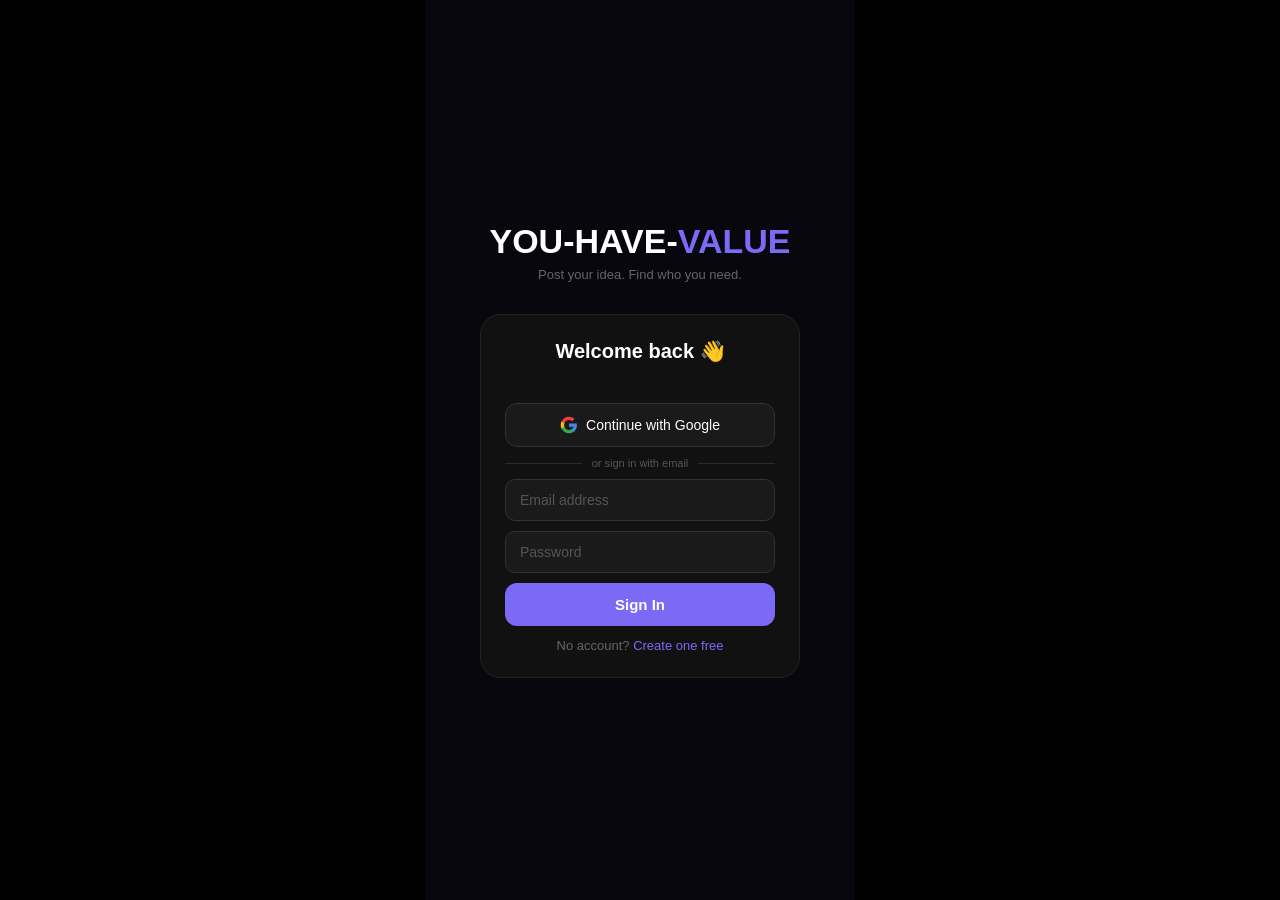
<file: index.html>
<!DOCTYPE html>
<html lang="en">
<head>
<meta charset="UTF-8"/>
<meta name="viewport" content="width=device-width,initial-scale=1.0,maximum-scale=1.0,user-scalable=no"/>
<title>YOU-HAVE-VALUE</title>

<!-- PWA tags on index so iOS sees them immediately -->
<meta name="apple-mobile-web-app-capable" content="yes"/>
<meta name="apple-mobile-web-app-status-bar-style" content="black-translucent"/>
<meta name="apple-mobile-web-app-title" content="WE-NEED-U"/>
<meta name="mobile-web-app-capable" content="yes"/>
<meta name="theme-color" content="#07070d"/>
<link rel="apple-touch-icon" sizes="180x180" href="./icon.png"/>
<link rel="manifest" href="./manifest.json"/>

<style>
*{margin:0;padding:0;}
body{background:#07070d;display:flex;align-items:center;justify-content:center;height:100vh;font-family:-apple-system,sans-serif;flex-direction:column;gap:12px;}
.logo{font-size:28px;font-weight:900;color:#fff;}
.logo b{color:#7c6af7;}
.sub{font-size:12px;color:#555;}
</style>
</head>
<body>
<div class="logo">WE-NEED-<b>U</b></div>
<div class="sub">Loading...</div>
<script>
// Register SW first, THEN redirect — gives iOS time to see the SW
function goToApp(){
  window.location.replace('./app.html');
}
if('serviceWorker' in navigator){
  navigator.serviceWorker.register('./sw.js',{scope:'./'})
    .then(function(reg){
      // Wait for SW to be active then redirect
      if(reg.active){
        goToApp();
      } else {
        var sw=reg.installing||reg.waiting;
        if(sw){
          sw.addEventListener('statechange',function(){
            if(sw.state==='activated')goToApp();
          });
          // Fallback — redirect after 2 seconds no matter what
          setTimeout(goToApp,2000);
        } else {
          goToApp();
        }
      }
    })
    .catch(function(){
      // SW failed — just redirect anyway
      goToApp();
    });
} else {
  goToApp();
}
</script>
</body>
</html>
</file>
<file: styles.css>
*{box-sizing:border-box;margin:0;padding:0;-webkit-tap-highlight-color:transparent;}
html,body{height:100%;background:#000;margin:0;padding:0;}
body{font-family:-apple-system,BlinkMacSystemFont,sans-serif;display:flex;justify-content:center;}
#app{width:100%;max-width:430px;height:100vh;height:100dvh;background:#07070d;display:flex;flex-direction:column;overflow:hidden;position:relative;-webkit-overflow-scrolling:touch;}
.pg{display:none;flex-direction:column;height:100%;}
.pg.on{display:flex;}

/* AUTH */
.auth-pg{background:#07070d;align-items:center;justify-content:center;padding:2rem;}
.logo{font-size:34px;font-weight:900;color:#fff;margin-bottom:6px;}
.logo b{color:#7c6af7;font-weight:900;}
.sub{font-size:13px;color:#666;margin-bottom:2rem;text-align:center;}
.card{background:#111;border:1px solid #222;border-radius:20px;padding:1.5rem;width:100%;max-width:320px;}
.ctitle{font-size:20px;font-weight:700;color:#fff;margin-bottom:14px;text-align:center;}
.errtxt{font-size:12px;color:#e24b4a;text-align:center;margin-bottom:8px;min-height:18px;}
.inp{width:100%;background:#1a1a1a;border:1px solid #333;border-radius:10px;padding:12px 14px;color:#fff;font-size:14px;outline:none;margin-bottom:10px;display:block;-webkit-appearance:none;}
.inp:focus{border-color:#7c6af7;}
.inp::placeholder{color:#555;}
.mbtn{width:100%;padding:13px;border-radius:12px;background:#7c6af7;border:none;color:#fff;font-size:15px;font-weight:600;cursor:pointer;margin-bottom:12px;display:block;-webkit-appearance:none;}
.sw{font-size:13px;color:#666;text-align:center;}
.sw span{color:#7c6af7;cursor:pointer;}
.gbtn{width:100%;padding:12px;border-radius:12px;background:#1a1a1a;border:1px solid #333;color:#fff;font-size:14px;font-weight:500;cursor:pointer;margin-bottom:10px;display:flex;align-items:center;justify-content:center;gap:8px;-webkit-appearance:none;}
.auth-divider{display:flex;align-items:center;gap:10px;margin:6px 0 10px;}
.auth-divider::before,.auth-divider::after{content:'';flex:1;border-top:1px solid #2a2a2a;}
.auth-divider span{font-size:11px;color:#555;}

/* FEED */
.feed-pg{background:#000;position:relative;}
.feed-body{flex:1;overflow-y:scroll;scroll-snap-type:y mandatory;-webkit-overflow-scrolling:touch;overscroll-behavior:contain;}
.feed-body::-webkit-scrollbar{display:none;}
.slide{height:calc(100vh - 70px);height:calc(100dvh - 70px);scroll-snap-align:start;position:relative;overflow:hidden;background:#000;flex-shrink:0;}
.s-grad{position:absolute;inset:0;background:linear-gradient(to top,rgba(0,0,0,0.93) 0%,transparent 50%,rgba(0,0,0,0.3) 100%);pointer-events:none;z-index:1;}
.s-right{position:absolute;right:12px;bottom:130px;display:flex;flex-direction:column;gap:16px;align-items:center;z-index:20;}
.s-rbtn{display:flex;flex-direction:column;align-items:center;gap:4px;border:none;background:none;cursor:pointer;}
.s-rico{width:46px;height:46px;border-radius:50%;background:rgba(255,255,255,0.15);display:flex;align-items:center;justify-content:center;font-size:22px;}
.s-rlbl{font-size:9px;color:rgba(255,255,255,0.8);font-weight:500;}
.s-acts{position:absolute;bottom:8px;left:0;right:0;display:flex;gap:8px;padding:8px 12px;z-index:30;}
.s-info{position:absolute;bottom:80px;left:14px;right:68px;z-index:20;}
.s-loc{font-size:11px;color:rgba(255,255,255,0.6);margin-bottom:5px;}
.s-mode{display:inline-block;background:rgba(0,0,0,0.5);border:1px solid rgba(255,255,255,0.2);color:#fff;font-size:10px;padding:3px 10px;border-radius:20px;margin-bottom:5px;}
.s-title{font-size:16px;font-weight:700;color:#fff;line-height:1.2;margin-bottom:4px;}
.s-desc{font-size:12px;color:rgba(255,255,255,0.8);line-height:1.4;}
.s-handle{font-size:14px;font-weight:700;color:#fff;margin-bottom:2px;}
.s-btn{flex:1;padding:12px 4px;border-radius:13px;border:none;font-size:13px;font-weight:700;cursor:pointer;display:flex;align-items:center;justify-content:center;gap:4px;-webkit-appearance:none;}
.s-btn:active{opacity:0.7;}
.btn-c{background:#7c6af7;color:#fff;flex:2;}
.btn-i{background:#e8a020;color:#fff;flex:2;}
.btn-p{background:rgba(255,255,255,0.12);color:#fff;border:1px solid rgba(255,255,255,0.2);flex:1;}
.btn-sent{opacity:0.5;}
.prog{position:absolute;top:0;left:0;right:0;height:2px;background:rgba(255,255,255,0.1);z-index:2;}
.prog-fill{height:100%;background:#7c6af7;width:0%;}
.toast{position:absolute;top:44%;left:50%;transform:translate(-50%,-50%);padding:9px 18px;border-radius:22px;font-size:13px;font-weight:700;color:#fff;pointer-events:none;opacity:0;z-index:10;white-space:nowrap;}
.swipe-invest{position:absolute;top:50%;left:20px;transform:translateY(-50%);background:rgba(232,160,32,0.9);color:#fff;font-size:22px;font-weight:800;padding:12px 20px;border-radius:16px;opacity:0;transition:opacity 0.1s;z-index:10;pointer-events:none;border:3px solid #f5c97a;}
.swipe-collab{position:absolute;top:50%;right:20px;transform:translateY(-50%);background:rgba(124,106,247,0.9);color:#fff;font-size:22px;font-weight:800;padding:12px 20px;border-radius:16px;opacity:0;transition:opacity 0.1s;z-index:10;pointer-events:none;border:3px solid #a99cf9;}

/* BOTTOM NAV */
.bnav{display:flex;justify-content:space-around;padding:10px 0 20px;background:rgba(0,0,0,0.97);border-top:0.5px solid rgba(255,255,255,0.08);flex-shrink:0;}
.nb{display:flex;flex-direction:column;align-items:center;gap:3px;border:none;background:none;cursor:pointer;padding:4px 14px;-webkit-appearance:none;}
.nb-ico{font-size:22px;}
.nb-lbl{font-size:9px;color:rgba(255,255,255,0.35);font-weight:500;}
.nb.on .nb-lbl{color:#7c6af7;}
.msg-badge{display:none;position:absolute;top:4px;right:6px;background:#e24b4a;color:#fff;border-radius:50%;width:16px;height:16px;font-size:9px;font-weight:700;align-items:center;justify-content:center;}

/* INNER PAGES */
.inner-pg{flex:1;display:flex;flex-direction:column;overflow:hidden;background:#07070d;min-height:0;}
.pg-top{padding:48px 14px 12px;border-bottom:0.5px solid #1e1e1e;flex-shrink:0;}
.pg-title{font-size:20px;font-weight:700;color:#fff;}
.pg-body{flex:1;overflow-y:scroll;padding:14px;-webkit-overflow-scrolling:touch;min-height:0;}
.pg-body::-webkit-scrollbar{display:none;}

/* POST */
.upload-box{border:2px dashed rgba(124,106,247,0.4);border-radius:14px;padding:20px;text-align:center;cursor:pointer;margin-bottom:14px;background:rgba(124,106,247,0.04);}
.upload-ico{font-size:28px;margin-bottom:6px;}
.upload-ttl{font-size:14px;font-weight:500;color:#fff;margin-bottom:2px;}
.upload-sub{font-size:11px;color:#666;}
.vidprev{width:100%;border-radius:12px;display:none;margin-bottom:14px;max-height:180px;object-fit:cover;}
.uploading{display:none;text-align:center;padding:8px;font-size:12px;color:#7c6af7;font-weight:500;}
.uploading.on{display:block;}
.fg{margin-bottom:13px;}
.fl{font-size:12px;color:#888;margin-bottom:5px;display:block;font-weight:500;}
.fi{width:100%;background:#111;border:1px solid #222;border-radius:10px;padding:11px 14px;color:#fff;font-size:13px;outline:none;-webkit-appearance:none;display:block;}
.fi:focus{border-color:#7c6af7;}
.fi::placeholder{color:#555;}
textarea.fi{min-height:75px;resize:vertical;}
.mrow{display:flex;gap:8px;}
.mdb{flex:1;padding:10px 4px;border-radius:10px;border:1px solid #333;background:#111;color:#555;font-size:11px;font-weight:500;cursor:pointer;-webkit-appearance:none;}
.mdb.sc{border-color:#7c6af7;background:rgba(124,106,247,0.1);color:#a99cf9;}
.mdb.si{border-color:#e8a020;background:rgba(232,160,32,0.1);color:#f5c97a;}
.mdb.sb{border-color:#d4537e;background:rgba(212,83,126,0.1);color:#e886a8;}
.post-fixed{padding:10px 14px 8px;background:#07070d;border-top:1px solid #1e1e1e;flex-shrink:0;}
.pbtn{width:100%;padding:13px;border-radius:12px;background:#7c6af7;border:none;color:#fff;font-size:15px;font-weight:600;cursor:pointer;-webkit-appearance:none;display:block;}
.pbtn:active{opacity:0.8;}

/* MATCHES */
.match-tabs{display:flex;border-bottom:1px solid #1e1e1e;flex-shrink:0;}
.mtab{flex:1;padding:12px 4px;text-align:center;font-size:13px;font-weight:600;color:#555;cursor:pointer;border-bottom:2px solid transparent;transition:all 0.2s;}
.mtab.invest-tab.active{color:#e8a020;border-bottom-color:#e8a020;}
.mtab.collab-tab.active{color:#7c6af7;border-bottom-color:#7c6af7;}
.match-panels{flex:1;display:flex;overflow:hidden;min-height:0;}
.match-panel{flex:1;overflow-y:scroll;padding:12px;-webkit-overflow-scrolling:touch;display:none;}
.match-panel::-webkit-scrollbar{display:none;}
.match-panel.active{display:block;}
.mrow-item{background:#111;border:1px solid #1e1e1e;border-radius:14px;padding:12px;display:flex;gap:10px;align-items:center;cursor:pointer;margin-bottom:8px;position:relative;}
.mrow-item.pending{border-color:#2a2a1e;background:#18180e;}
.mrow-item.accepted{border-color:#1a1e2a;}
.mrow-item:active{opacity:0.7;}
.mav{width:44px;height:44px;border-radius:50%;display:flex;align-items:center;justify-content:center;font-weight:700;font-size:14px;flex-shrink:0;}
.mname{font-size:13px;font-weight:500;color:#fff;}
.mproj{font-size:11px;color:#666;margin-top:2px;}
.mstatus{font-size:10px;font-weight:600;padding:3px 8px;border-radius:20px;white-space:nowrap;}
.mstatus.pending{background:rgba(232,160,32,0.15);color:#f5c97a;}
.mstatus.accepted{background:rgba(46,160,67,0.15);color:#4ade80;}
.mstatus.denied{background:rgba(100,100,100,0.15);color:#666;}
.m-empty{text-align:center;padding:3rem 1rem;font-size:13px;color:#555;display:flex;flex-direction:column;align-items:center;gap:10px;}
.m-empty-ico{font-size:36px;}

/* PROFILE */
.proj-grid{display:grid;grid-template-columns:1fr 1fr;gap:6px;padding:4px 0;}
.proj-cell{position:relative;border-radius:10px;overflow:hidden;background:#111;aspect-ratio:9/16;cursor:pointer;}
.proj-cell video{width:100%;height:100%;object-fit:cover;display:block;}
.proj-cell-placeholder{width:100%;height:100%;display:flex;align-items:center;justify-content:center;font-size:28px;}
.proj-cell-info{position:absolute;bottom:0;left:0;right:0;padding:6px 8px;background:linear-gradient(to top,rgba(0,0,0,0.9) 0%,transparent 100%);}
.proj-cell-title{font-size:10px;font-weight:600;color:#fff;line-height:1.3;margin-bottom:2px;}
.proj-cell-badge{font-size:8px;padding:1px 5px;border-radius:6px;display:inline-block;}
.proj-cell-stats{font-size:9px;color:rgba(255,255,255,0.5);margin-top:2px;}
.prof-top{padding:54px 14px 18px;text-align:center;border-bottom:0.5px solid #1e1e1e;}
.pav-wrap{position:relative;width:88px;height:88px;margin:0 auto 10px;cursor:pointer;}
.pav{width:88px;height:88px;border-radius:50%;display:flex;align-items:center;justify-content:center;font-weight:900;font-size:26px;background:linear-gradient(135deg,#4a3ab7,#7c6af7);color:#fff;overflow:hidden;border:3px solid #2a2a3e;}
.pav img{width:100%;height:100%;object-fit:cover;border-radius:50%;}
.pav-edit{position:absolute;bottom:2px;right:2px;width:26px;height:26px;background:#7c6af7;border-radius:50%;display:flex;align-items:center;justify-content:center;font-size:13px;border:2px solid #07070d;}
.pname{font-size:20px;font-weight:700;color:#fff;margin-bottom:3px;}
.ploc{font-size:12px;color:#666;margin-bottom:14px;}
.pstats{display:flex;justify-content:center;gap:28px;}
.psv{font-size:19px;font-weight:600;color:#a99cf9;}
.psl{font-size:10px;color:#666;}
.logbtn{width:100%;padding:11px;border-radius:10px;border:1px solid #e24b4a;background:transparent;color:#e24b4a;font-size:13px;font-weight:500;cursor:pointer;-webkit-appearance:none;margin-bottom:14px;}

/* CHAT */
.chat-top{padding:44px 14px 12px;display:flex;align-items:center;gap:10px;border-bottom:0.5px solid #1e1e1e;flex-shrink:0;background:#07070d;}
.cbk{font-size:22px;color:#7c6af7;background:none;border:none;cursor:pointer;-webkit-appearance:none;}
.cwho{font-size:15px;font-weight:500;color:#fff;}
.msgs{flex:1;overflow-y:scroll;padding:14px;display:flex;flex-direction:column;gap:10px;-webkit-overflow-scrolling:touch;}
.msgs::-webkit-scrollbar{display:none;}
.msg{display:flex;}
.msg.me{justify-content:flex-end;}
.mbub{padding:10px 14px;border-radius:16px;font-size:13px;line-height:1.5;max-width:75%;}
.msg.them .mbub{background:#111;border:1px solid #1e1e1e;color:#fff;border-bottom-left-radius:4px;}
.msg.me .mbub{background:#7c6af7;color:#fff;border-bottom-right-radius:4px;}
.cinput{display:flex;gap:8px;padding:10px 14px 22px;border-top:0.5px solid #1e1e1e;flex-shrink:0;background:#07070d;}
.cbox{flex:1;background:#111;border:1px solid #222;border-radius:20px;padding:10px 16px;color:#fff;font-size:13px;outline:none;-webkit-appearance:none;}
.cbox:focus{border-color:#7c6af7;}
.csend{width:40px;height:40px;border-radius:50%;background:#7c6af7;border:none;color:#fff;font-size:16px;cursor:pointer;-webkit-appearance:none;flex-shrink:0;}

/* MODALS */
.cmask{display:none;position:absolute;inset:0;background:rgba(0,0,0,0.8);z-index:200;align-items:flex-end;}
.cmask.on{display:flex;}
.cmodal{background:#111;border-radius:24px 24px 0 0;padding:20px;width:100%;max-height:65vh;overflow-y:auto;}
.cmx{float:right;background:none;border:none;color:#666;font-size:20px;cursor:pointer;-webkit-appearance:none;}
.cmav{width:66px;height:66px;border-radius:50%;display:flex;align-items:center;justify-content:center;font-weight:900;font-size:22px;margin:10px auto 10px;}
.cmname{font-size:18px;font-weight:700;color:#fff;text-align:center;margin-bottom:3px;}
.cmloc{font-size:12px;color:#666;text-align:center;margin-bottom:12px;}
.cmproj{background:#1a1a1a;border-radius:12px;padding:12px;}
.cmpt{font-size:14px;font-weight:500;color:#fff;margin-bottom:4px;}
.cmpd{font-size:12px;color:#666;line-height:1.5;}

/* POST DETAIL */
.post-detail-mask{display:none;position:absolute;inset:0;background:#000;z-index:300;flex-direction:column;}
.post-detail-mask.on{display:flex;}
.pd-video-wrap{height:55%;position:relative;background:#000;overflow:hidden;flex-shrink:0;}
.pd-video-wrap video{position:absolute;inset:0;width:100%;height:100%;object-fit:cover;}
.pd-grad{position:absolute;inset:0;background:linear-gradient(to top,rgba(0,0,0,0.7) 0%,transparent 60%);pointer-events:none;z-index:1;}
.pd-back{position:absolute;top:48px;left:14px;background:rgba(0,0,0,0.5);border:none;color:#fff;font-size:22px;width:40px;height:40px;border-radius:50%;cursor:pointer;z-index:3;display:flex;align-items:center;justify-content:center;-webkit-appearance:none;}
.pd-play-ico{position:absolute;inset:0;display:flex;align-items:center;justify-content:center;font-size:44px;z-index:2;pointer-events:none;opacity:0;transition:opacity 0.3s;}
.pd-requests-btn{position:absolute;top:48px;right:14px;background:rgba(124,106,247,0.85);border:none;color:#fff;font-size:12px;font-weight:700;padding:8px 14px;border-radius:20px;cursor:pointer;z-index:3;-webkit-appearance:none;}
.pd-body{flex:1;overflow-y:scroll;-webkit-overflow-scrolling:touch;background:#07070d;padding:14px;}
.pd-body::-webkit-scrollbar{display:none;}
.pd-handle{font-size:12px;color:rgba(255,255,255,0.5);margin-bottom:3px;}
.pd-title{font-size:18px;font-weight:800;color:#fff;margin-bottom:4px;line-height:1.2;}
.pd-mode{display:inline-block;font-size:10px;padding:3px 10px;border-radius:20px;margin-bottom:8px;}
.pd-desc{font-size:12px;color:rgba(255,255,255,0.6);line-height:1.5;margin-bottom:14px;}
.pd-stats-row{display:flex;gap:8px;margin-bottom:16px;}
.pd-stat{flex:1;background:#111;border:1px solid #1e1e1e;border-radius:12px;padding:10px 6px;text-align:center;cursor:pointer;}
.pd-stat:active{opacity:0.7;}
.pd-stat-val{font-size:20px;font-weight:700;}
.pd-stat-lbl{font-size:9px;color:rgba(255,255,255,0.4);margin-top:2px;}
.pd-stat.invest .pd-stat-val{color:#f5c97a;}
.pd-stat.collab .pd-stat-val{color:#a99cf9;}
.pd-stat.views .pd-stat-val{color:#6ee7b7;}
.pd-stat.likes .pd-stat-val{color:#f87171;}
.pd-comments-title{font-size:13px;font-weight:700;color:#fff;margin-bottom:10px;}
.pd-comment{padding:10px 0;border-bottom:1px solid #1a1a1a;}
.pd-comment-name{font-size:12px;font-weight:600;color:#a99cf9;margin-bottom:3px;}
.pd-comment-text{font-size:13px;color:#ccc;line-height:1.4;}
.pd-comment-reply{font-size:11px;color:#555;margin-top:4px;padding-left:10px;border-left:2px solid #2a2a3e;}

/* SHEETS */
.likes-sheet{display:none;position:absolute;inset:0;background:rgba(0,0,0,0.7);z-index:400;align-items:flex-end;}
.likes-sheet.on{display:flex;}
.req-sheet{display:none;position:absolute;inset:0;background:rgba(0,0,0,0.7);z-index:400;align-items:flex-end;}
.req-sheet.on{display:flex;}
.req-inner{background:#13131f;border-radius:20px 20px 0 0;width:100%;max-height:75%;display:flex;flex-direction:column;}
.req-top{display:flex;justify-content:space-between;align-items:center;padding:16px 16px 10px;border-bottom:1px solid #1e1e1e;flex-shrink:0;}
.req-top-title{font-size:15px;font-weight:700;color:#fff;}
.req-close{background:none;border:none;color:#666;font-size:22px;cursor:pointer;-webkit-appearance:none;}
.req-list{overflow-y:scroll;-webkit-overflow-scrolling:touch;padding:10px 12px 20px;flex:1;min-height:0;}
.req-list::-webkit-scrollbar{display:none;}
.req-item{background:#1a1a2e;border:1px solid #2a2a3e;border-radius:14px;padding:12px;margin-bottom:8px;}
.req-item-top{display:flex;align-items:center;gap:10px;margin-bottom:10px;}
.req-item-av{width:40px;height:40px;border-radius:50%;display:flex;align-items:center;justify-content:center;font-weight:700;font-size:13px;flex-shrink:0;}
.req-item-name{font-size:13px;font-weight:600;color:#fff;}
.req-item-loc{font-size:11px;color:#666;margin-top:1px;}
.req-item-type{font-size:10px;padding:2px 8px;border-radius:10px;display:inline-block;margin-top:3px;}
.req-btns{display:flex;gap:8px;}
.req-btn{flex:1;padding:10px;border-radius:12px;border:none;font-size:13px;font-weight:600;cursor:pointer;-webkit-appearance:none;}
.req-btn.accept{background:#7c6af7;color:#fff;}
.req-btn.deny{background:transparent;color:#555;border:1px solid #2a2a3e;}
.req-empty{text-align:center;padding:2rem;font-size:13px;color:#555;}
</file>
